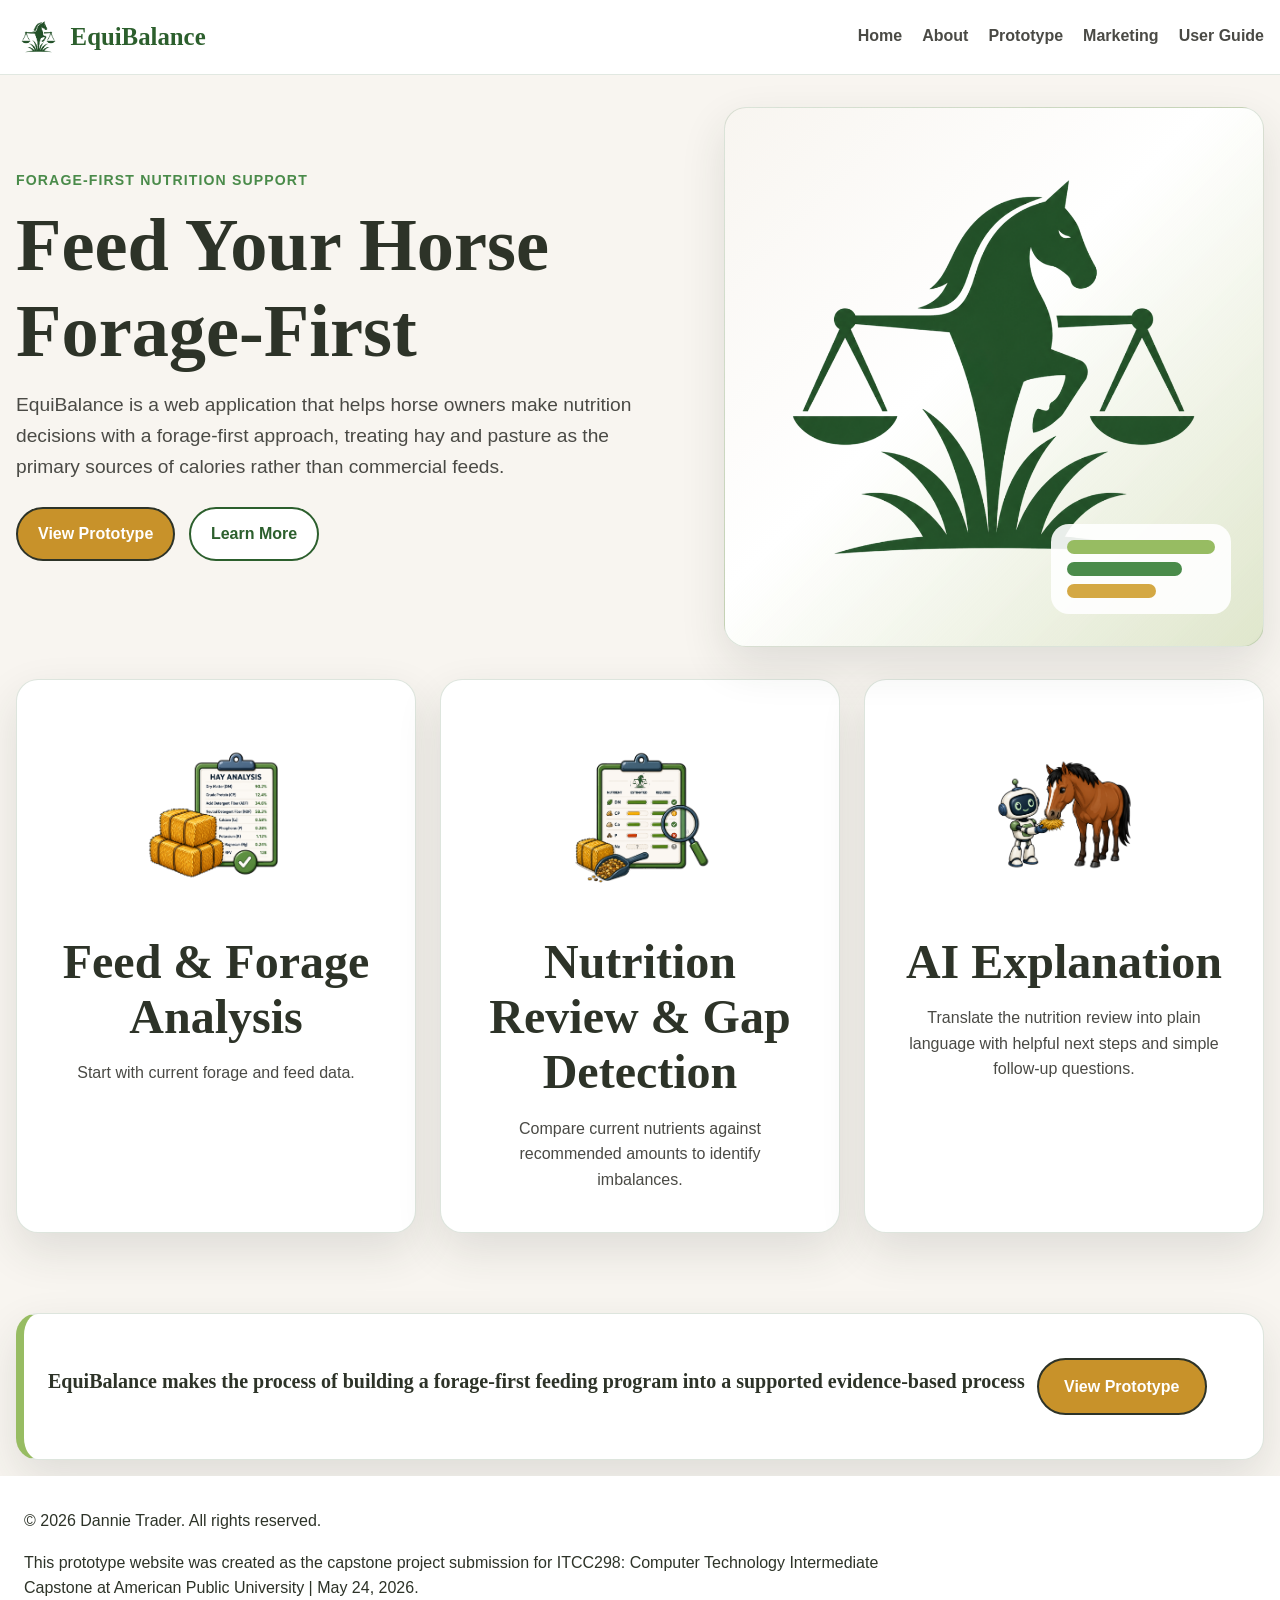
<file: index.html>
<!DOCTYPE html>
<html lang="en">
<head>
  <meta charset="UTF-8" />
  <meta name="viewport" content="width=device-width, initial-scale=1.0" />
  <meta name="description" content="EquiBalance is a responsive forage-first equine nutrition prototype website with horse profile, forage entry, nutrition dashboard, AI explanation, and user guide sections." />
  <title>EquiBalance | Forage-First Equine Nutrition</title>
  <link rel="stylesheet" href="styles.css" />
</head>
<body>
  <header class="site-header">
    <nav class="navbar" aria-label="Primary navigation">
      <a class="brand" href="#home" aria-label="EquiBalance home">
         <img src="images/equibalance-logo.png" alt="Equibalance logo" class="logo">
        <span>EquiBalance</span>
      </a>
      <button class="menu-toggle" type="button" aria-expanded="false" aria-controls="primary-menu">
        <span class="sr-only">Toggle navigation menu</span>
        <span></span><span></span><span></span>
      </button>
      <ul class="nav-links" id="primary-menu">
        <li><a href="index.html" class="active">Home</a></li>
        <li><a href="about.html">About</a></li>
        <li><a href="prototype.html">Prototype</a></li>
        <li><a href="marketing.html">Marketing</a></li>
        <li><a href="user-guide.html">User Guide</a></li>
      </ul>
    </nav>
  </header>

  <main id="main">
    <section id="home" class="page-section hero-section">
      <div class="container hero-grid">
        <div class="hero-copy">
          <p class="eyebrow">Forage-first nutrition support</p>
          <h1>Feed Your Horse Forage-First</h1>
          <p class="lead">EquiBalance is a web application that helps horse owners make nutrition decisions with a forage-first approach, treating hay and pasture as the primary sources of calories rather than commercial feeds. </p>
          <div class="button-row">
            <a class="btn btn-primary" href="prototype.html">View Prototype</a>
            <a class="btn btn-secondary" href="about.html">Learn More</a>
          </div>
        </div>
        <div class="hero-card image-card" aria-label="Decorative horse nutrition dashboard preview">
          <img src="images/equibalance-logo.png" alt="Equibalance logo" class="logo-icon" aria-hidden="true">
          <div class="mini-dashboard">
            <span></span><span></span><span></span>
          </div>
        </div>
      </div>

      <div class="container feature-grid" aria-label="Core EquiBalance features">
        <article class="card feature-card">
          <img src="images/hay-analysis-icon.svg" height=230px width=230px alt="hay-analysis icon" class="hay-analysis-icon" aria-hidden="true">
          <h2>Feed & Forage Analysis</h2>
          <p>Start with current forage and feed data.</p>
        </article>
        <article class="card feature-card">
          <img src="images/nutrition-gaps-icon.svg" height=230px width=230px alt="Nutrition gaps icon" class="Nutrition-gaps-icon" aria-hidden="true">
          <h2>Nutrition Review & Gap Detection</h2>
          <p>Compare current nutrients against recommended amounts to identify imbalances.</p>
        </article>
        <article class="card feature-card">
          <img src="images/ai-chat-icon.svg" height=230px width=230px alt="AI chat icon" class="ai-chat-icon" aria-hidden="true">
          <h2>AI Explanation</h2>
          <p>Translate the nutrition review into plain language with helpful next steps and simple follow-up questions.</p>
        </article>
    </section>
      </div>
    <section class="page-section">
      <div class="container highlight-card">
        <h3>EquiBalance makes the process of building a forage-first feeding program into a supported evidence-based process</h2>
      <div class="button-row">
      <a class="btn btn-cta" href="prototype.html">View Prototype</a>
      </div>
      </div>
    </section>
       
      

 <footer class="site-footer">
  <p>&copy; 2026 Dannie Trader. All rights reserved.</p>
  <p class="project-note">
    This prototype website was created as the capstone project submission for ITCC298: Computer Technology Intermediate Capstone at American Public University | May 24, 2026.
  </p>
  <!-- <p>
    <a href="#">Privacy Policy</a> |
    <a href="#">Terms of Use</a> |
    <a href="#">Contact</a>
  </p> -->
</footer>

  <script src="script.js"></script>
</body>
</html>
</file>
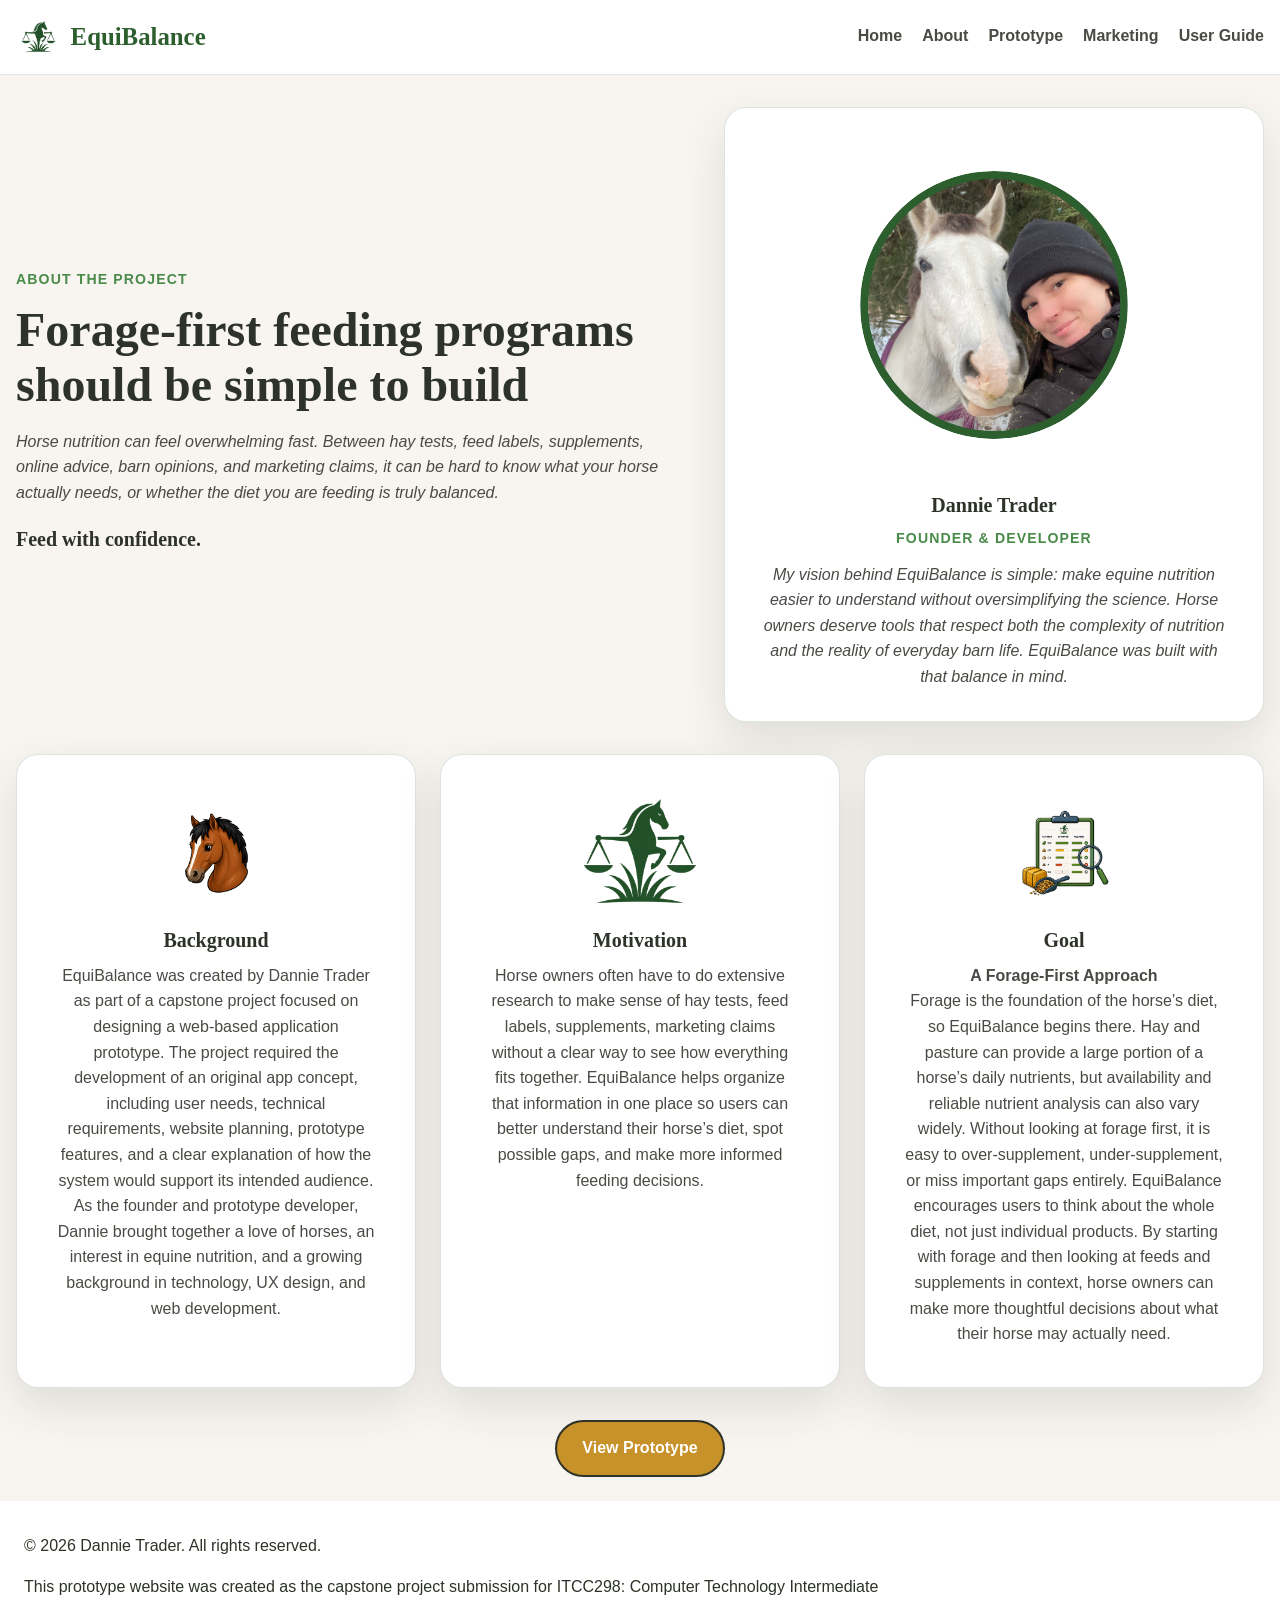
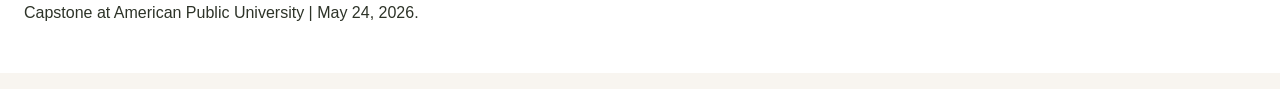
<file: about.html>
<!DOCTYPE html>
<html lang="en">
<head>
  <meta charset="UTF-8" />
  <meta name="viewport" content="width=device-width, initial-scale=1.0" />
  <meta name="description" content="EquiBalance is a responsive forage-first equine nutrition prototype website with horse profile, forage entry, nutrition dashboard, AI explanation, and user guide sections." />
  <title>EquiBalance | Forage-First Equine Nutrition</title>
  <link rel="stylesheet" href="styles.css" />
</head>
<body>
  <a class="skip-link" href="#main">Skip to main content</a>

  <header class="site-header">
    <nav class="navbar" aria-label="Primary navigation">
      <a class="brand" href="#home" aria-label="EquiBalance home">
         <img src="images/equibalance-logo.png" alt="Equibalance logo" class="logo">
        <span>EquiBalance</span>
      </a>
      <button class="menu-toggle" type="button" aria-expanded="false" aria-controls="primary-menu">
        <span class="sr-only">Toggle navigation menu</span>
        <span></span><span></span><span></span>
      </button>
      <ul class="nav-links" id="primary-menu">
        <li><a href="index.html">Home</a></li>
        <li><a href="about.html"><class="active">About</a></li>
        <li><a href="prototype.html">Prototype</a></li>
        <li><a href="marketing.html">Marketing</a></li>
        <li><a href="user-guide.html">User Guide</a></li>
      </ul>
    </nav>
  </header>

  <section id="about" class="page-section alt-section">
      <div class="container split-section">
        <div>
          <p class="eyebrow">About the project</p>
          <h2>Forage-first feeding programs should be simple to build</h2>
          <em>Horse nutrition can feel overwhelming fast. Between hay tests, feed labels, 
            supplements, online advice, barn opinions, and marketing claims, it can be hard to 
            know what your horse actually needs, or whether the diet you are feeding is truly balanced.
          </em>
          <h3>
            <br>Feed with confidence.</h3>
        </div>
        <aside class="creator-card card photo">
          <img src="images/dannie-photo.svg" alt="Dannie Trader" class="creator-photo">
          <h3>Dannie Trader</h3>
          <p class="eyebrow">Founder & Developer</p>
          <em>My vision behind EquiBalance is simple: make equine nutrition easier to understand 
              without oversimplifying the science. Horse owners deserve tools that respect both the complexity
               of nutrition and the reality of everyday barn life. EquiBalance was built with that balance in mind.</em>
              </aside>
      </div>

      <div class="container info-grid">
        <article class="card feature-card">
          <img src="images/horse-head-icon.svg" alt="Horse head icon" height=150px width=150px>
          <h3>Background</h3>
          <p>EquiBalance was created by Dannie Trader as part of a capstone project focused on designing a web-based application prototype. 
              The project required the development of an original app concept, including user needs, technical requirements, website planning, 
              prototype features, and a clear explanation of how the system would support its intended audience.
              As the founder and prototype developer, Dannie brought together a love of horses, an interest in equine 
              nutrition, and a growing background in technology, UX design, and web development.</p> 
        </article>
        <article class="card feature-card">
          <img src="images/equibalance-logo.png" alt="EquiBalance logo" height=150px width=150px>
          <h3>Motivation</h3>
          <p>Horse owners often have to do extensive research to make sense of hay tests, feed labels, supplements, marketing 
            claims without a clear way to see how everything fits together. EquiBalance helps organize that information 
            in one place so users can better understand their horse’s diet, spot possible gaps, and make more informed 
            feeding decisions.</p>
        </article>
        <article class="card feature-card">
          <img src="images/nutrition-gaps-icon.svg" alt="Horse head icon" height=150px width=150px>
          <h3>Goal</h3>
          <strong>A Forage-First Approach</strong>
          <p>Forage is the foundation of the horse’s diet, so EquiBalance begins there.
            Hay and pasture can provide a large portion of a horse’s daily nutrients, but availability and reliable nutrient analysis 
            can also vary widely. Without looking at forage first, it is easy to over-supplement, under-supplement, or miss important 
            gaps entirely. EquiBalance encourages users to think about the whole diet, not just individual products. By starting 
            with forage and then looking at feeds and supplements in context, horse owners can make more thoughtful decisions about what 
            their horse may actually need.</p>
        </article>
      </div>

      <div class="button-row">
      <a class="btn btn-cta" href="prototype.html">View Prototype</a>
      </div>

  <footer class="site-footer">
  <p>&copy; 2026 Dannie Trader. All rights reserved.</p>
  <p class="project-note">
    This prototype website was created as the capstone project submission for ITCC298: Computer Technology Intermediate Capstone at American Public University | May 24, 2026.
  </p>
  <!-- <p>
    <a href="#">Privacy Policy</a> |
    <a href="#">Terms of Use</a> |
    <a href="#">Contact</a>
  </p> -->
</footer>

  <script src="script.js"></script>
</body>
</html>
</file>
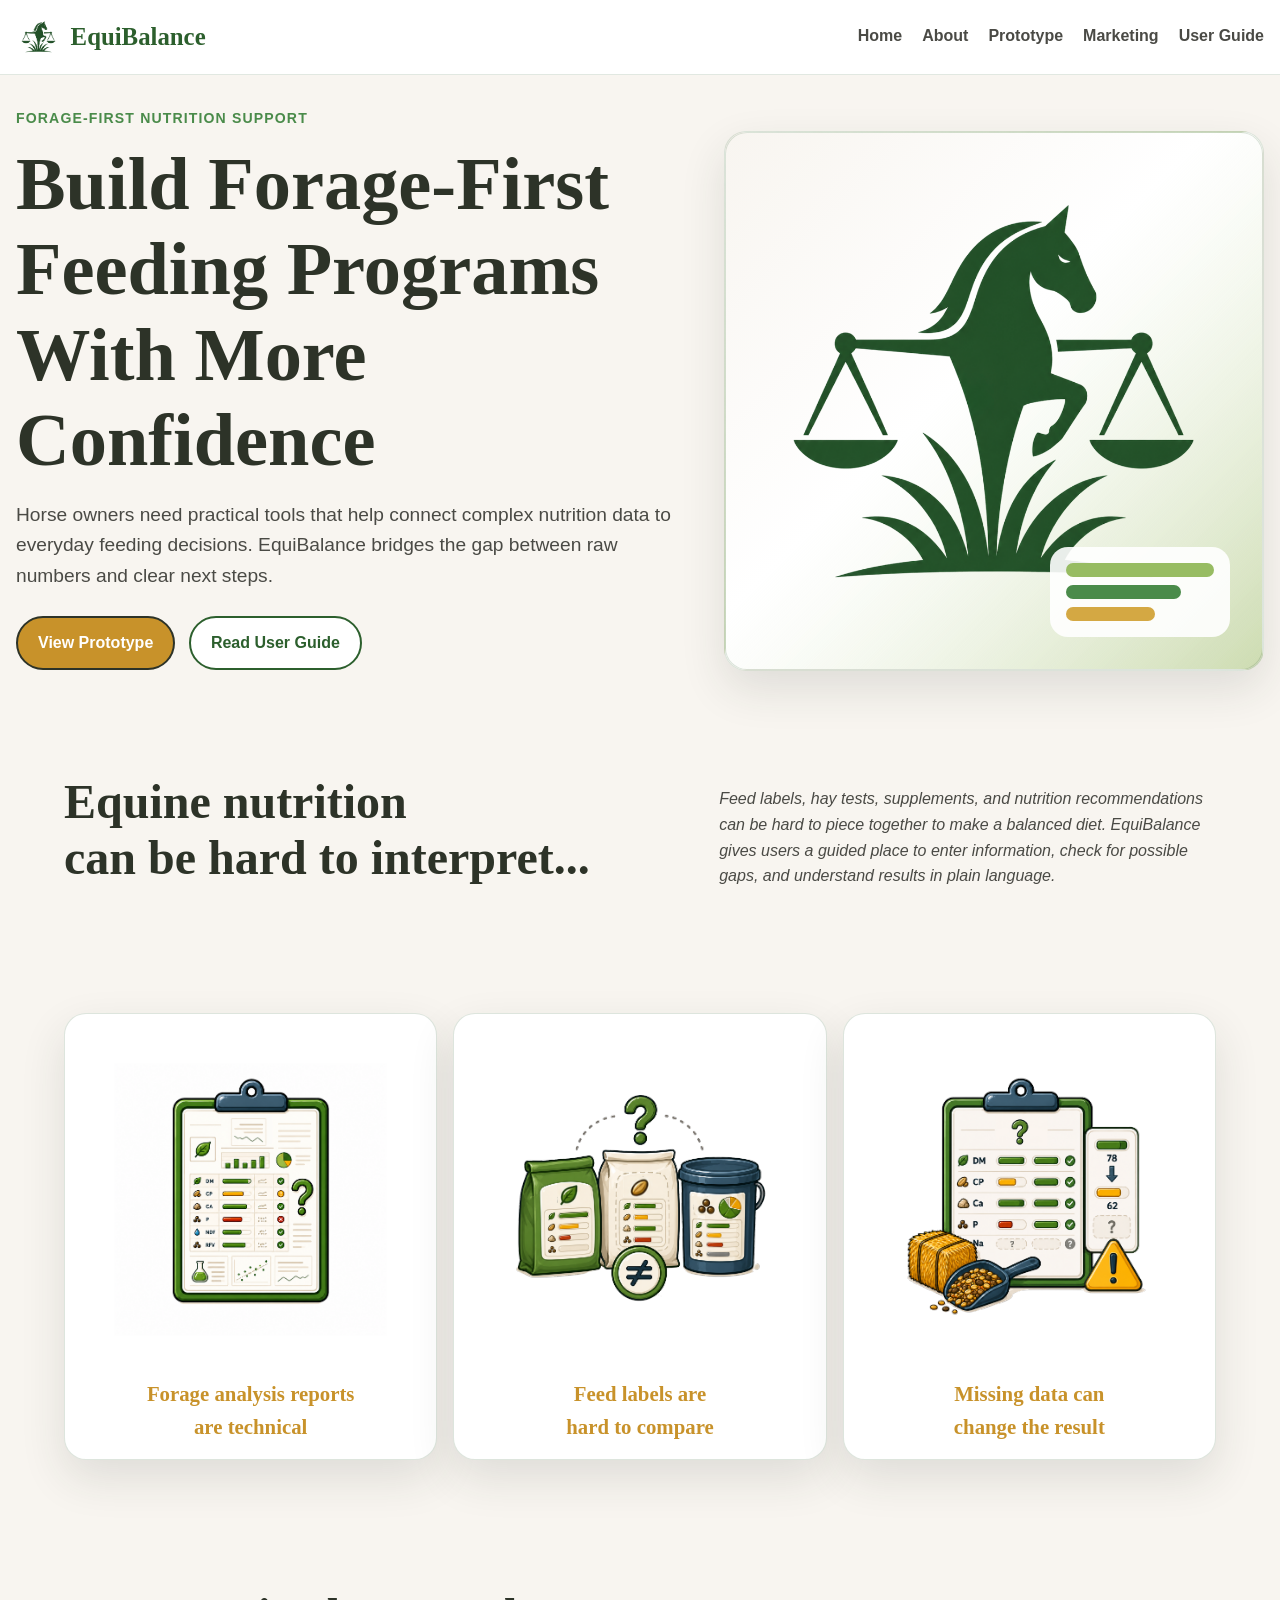
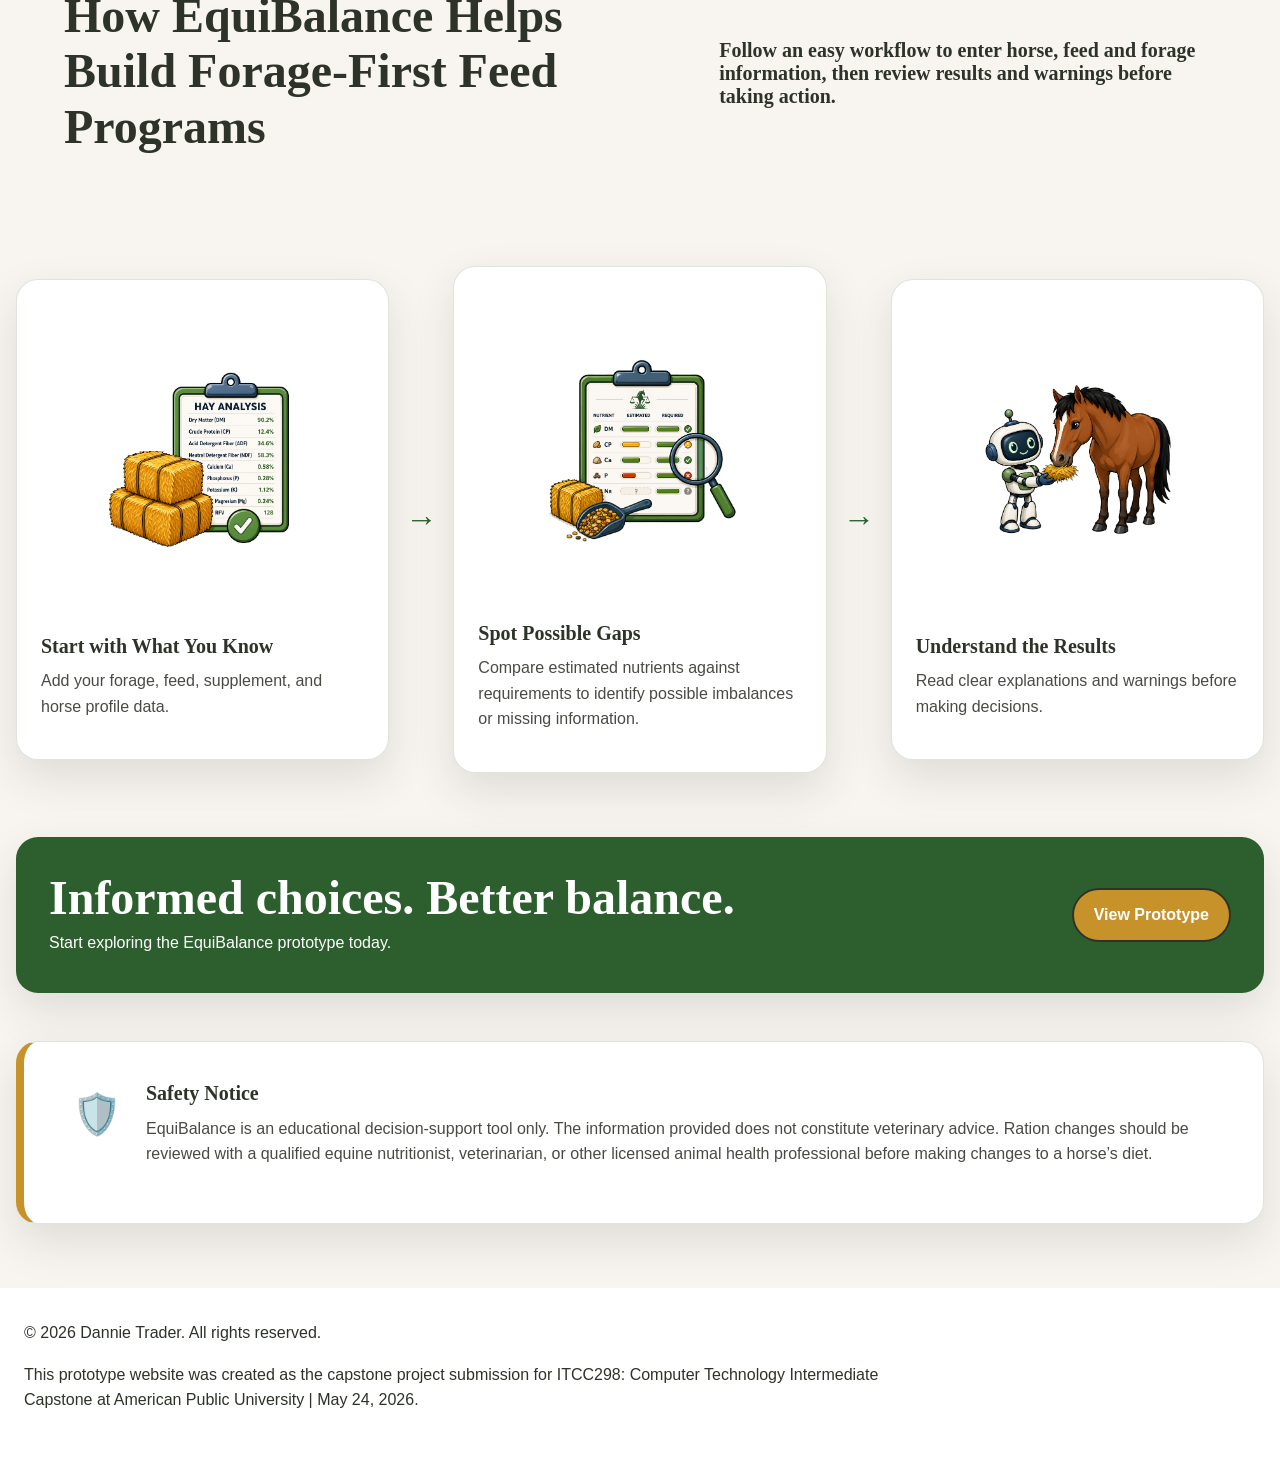
<file: marketing.html>
<!DOCTYPE html>
<html lang="en">
<head>
  <meta charset="UTF-8" />
  <meta name="viewport" content="width=device-width, initial-scale=1.0" />
  <meta name="description" content="EquiBalance is a responsive forage-first equine nutrition prototype website with horse profile, forage entry, nutrition dashboard, AI explanation, and user guide sections." />
  <title>EquiBalance | Forage-First Equine Nutrition</title>
  <link rel="stylesheet" href="styles.css" />
</head>
<body>

  <header class="site-header">
    <nav class="navbar" aria-label="Primary navigation">
      <a class="brand" href="#home" aria-label="EquiBalance home">
         <img src="images/equibalance-logo.png" alt="Equibalance logo" class="logo">
        <span>EquiBalance</span>
      </a>
      <button class="menu-toggle" type="button" aria-expanded="false" aria-controls="primary-menu">
        <span class="sr-only">Toggle navigation menu</span>
        <span></span><span></span><span></span>
      </button>
      <ul class="nav-links" id="primary-menu">
        <li><a href="index.html">Home</a></li>
        <li><a href="about.html">About</a></li>
        <li><a href="prototype.html">Prototype</a></li>
        <li><a href="marketing.html" class="active">Marketing</a></li>
        <li><a href="user-guide.html">User Guide</a></li>
      </ul>
    </nav>
  </header>

  <main id="main">
    <section id="home" class="page-section hero-section">
      <div class="container hero-grid">
        <div class="hero-copy">
          <p class="eyebrow">Forage-first nutrition support</p>
          <h1>Build Forage-First Feeding Programs With More Confidence</h1>
          <p class="lead">Horse owners need practical tools that help connect complex nutrition data to everyday feeding decisions. EquiBalance bridges the gap between raw numbers and clear next steps.</p>
          <div class="button-row">
            <a class="btn btn-primary" href="prototype.html">View Prototype</a>
            <a class="btn btn-secondary" href="user-guide.html">Read User Guide</a>
          </div>
        </div>
        <div class="hero-card image-card" aria-label="Decorative horse nutrition dashboard preview">
          <div class="hero-card image-card" aria-label="Decorative horse nutrition dashboard preview">
          <img src="images/equibalance-logo.png" alt="Equibalance logo" class="logo-icon" aria-hidden="true">
          <div class="mini-dashboard">
            <span></span><span></span><span></span>
          </div>
          </div>
        </div>
      </div>

        <section class="page-section">
        <div class="container hero-grid compact-hero">
          <h2>Equine nutrition <br>can be hard to interpret...</h2>
          <em>Feed labels, hay tests, supplements, and nutrition recommendations can be hard to piece together to make a balanced diet. EquiBalance gives users a guided place to enter information, check for possible gaps, and understand results in plain language.</em>
        </div>
        </section>
        <div class="stat-grid page-section container hero-grid compact-hero">
          <article class="stat-card"><img src="images/forage-analysis-report-icon.svg"><strong>Forage analysis reports <br> are technical</strong></article>
          <article class="stat-card"><img src="images/feed-labels-icon.svg"><strong>Feed labels are <br> hard to compare</strong></article>
          <article class="stat-card"><img src="images/missing-data-icon.svg"><strong>Missing data can <br> change the result</strong></article>
        </div>
        

    <section id="guide" class="page-section">
      <div class="container hero-grid compact-hero">
          <h2>How EquiBalance Helps Build Forage-First Feed Programs</h2>
          <h3>Follow an easy workflow to enter horse, feed and forage information, then review results and warnings before taking action.</em>
      </div>
      <div class="container help-flow">
        <article class="card"><img src="images/hay-analysis-icon.svg"><h3>Start with What You Know</h3><p>Add your forage, feed, supplement, and horse profile data.</p></article>
        <span aria-hidden="true">→</span>
        <article class="card"><img src="images/nutrition-gaps-icon.svg"><h3>Spot Possible Gaps</h3><p>Compare estimated nutrients against requirements to identify possible imbalances or missing information.</p></article>
        <span aria-hidden="true">→</span>
        <article class="card"><img src="images/ai-chat-icon.svg"><h3>Understand the Results</h3><p>Read clear explanations and warnings before making decisions.</p></article>
      </div>
      </section>

      <div class="container cta-banner">
        <div>
          <h2>Informed choices. Better balance.</h2>
          <p>Start exploring the EquiBalance prototype today.</p>
        </div>
        <a class="btn btn-primary" href="prototype.html">View Prototype</a>
      </div>
    </section>

    <section>
      <div class="container safety-notice" role="note" aria-label="Safety notice">
        <span aria-hidden="true">🛡️</span>
        <div>
          <h3>Safety Notice</h3>
          <p>EquiBalance is an educational decision-support tool only. The information provided does not constitute veterinary advice. Ration changes should be reviewed with a qualified equine nutritionist, veterinarian, or other licensed animal health professional before making changes to a horse’s diet.</p>
        </div>
      </div>
    </section>

<footer class="site-footer">
  <p>&copy; 2026 Dannie Trader. All rights reserved.</p>
  <p class="project-note">
    This prototype website was created as the capstone project submission for ITCC298: Computer Technology Intermediate Capstone at American Public University | May 24, 2026.
  </p>
  <!-- <p>
    <a href="#">Privacy Policy</a> |
    <a href="#">Terms of Use</a> |
    <a href="#">Contact</a>
  </p> -->
</footer>

  <script src="script.js"></script>
</body>
</html>
</file>
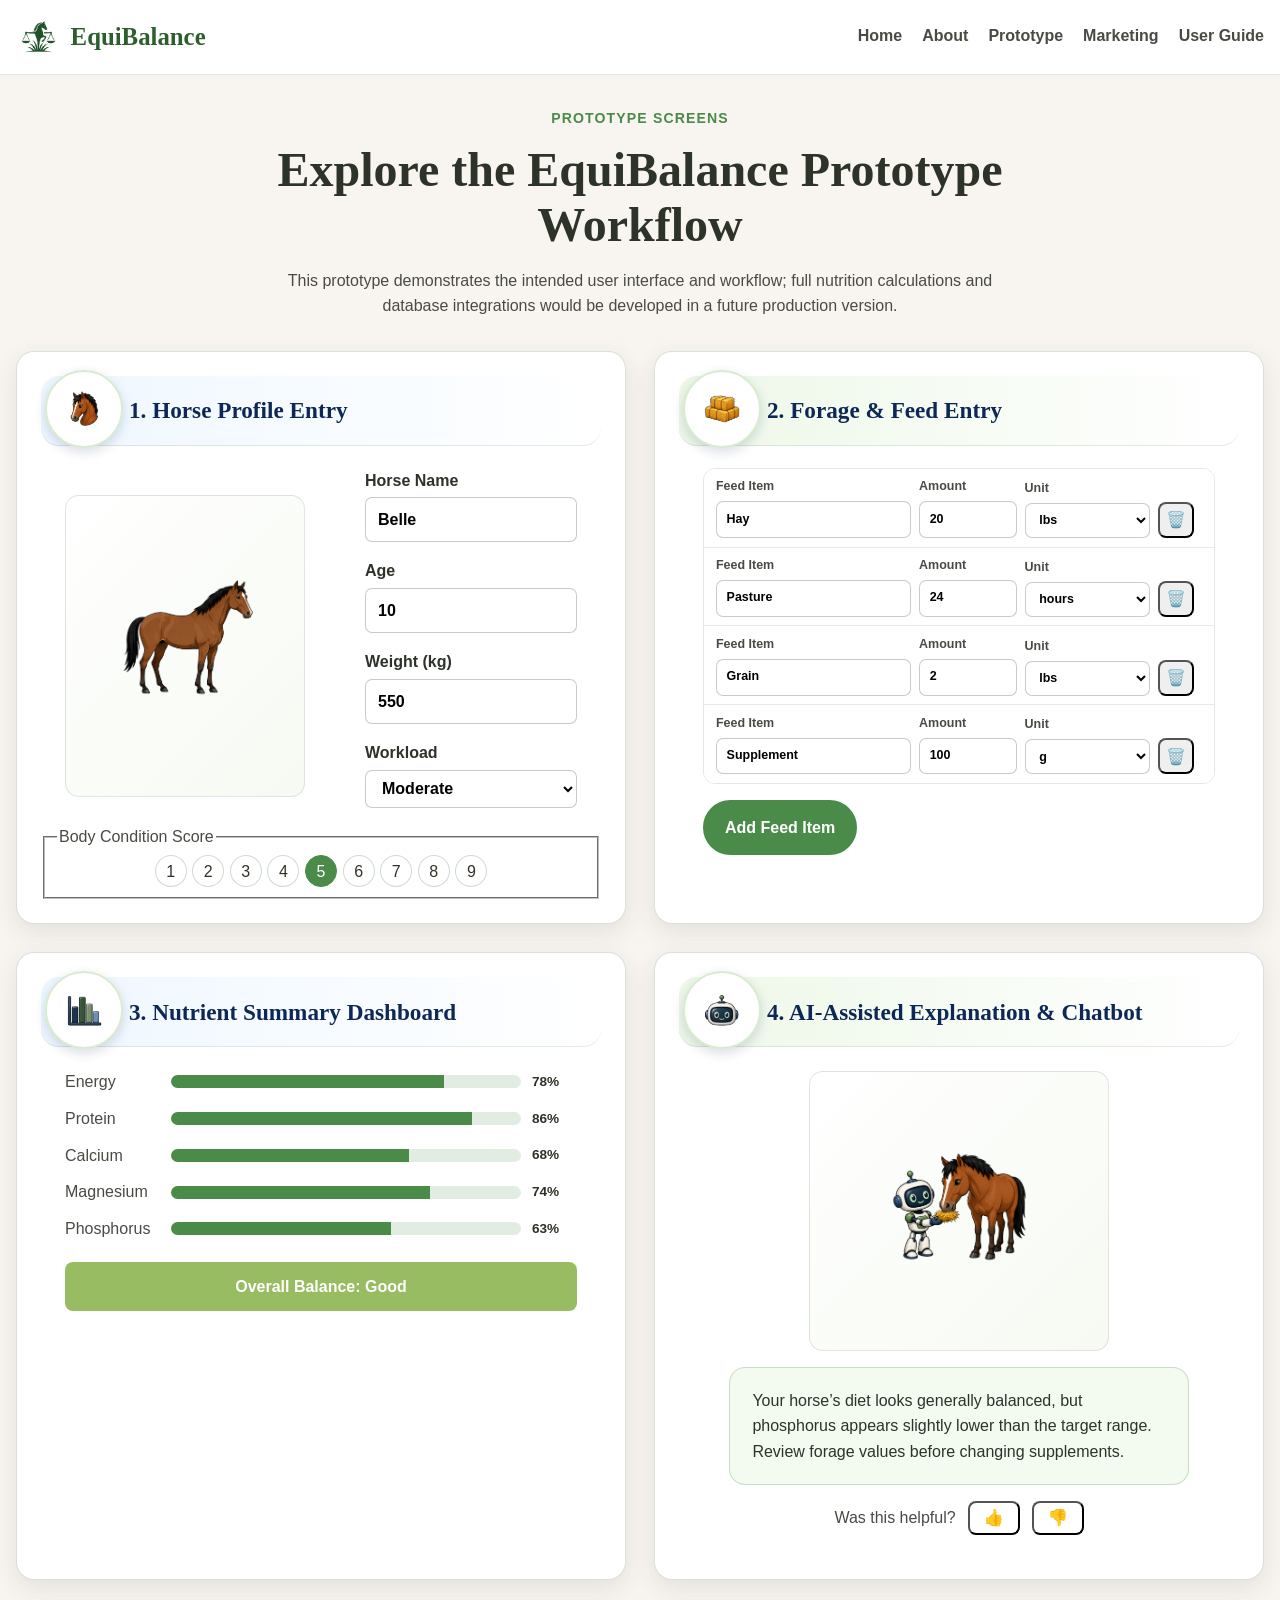
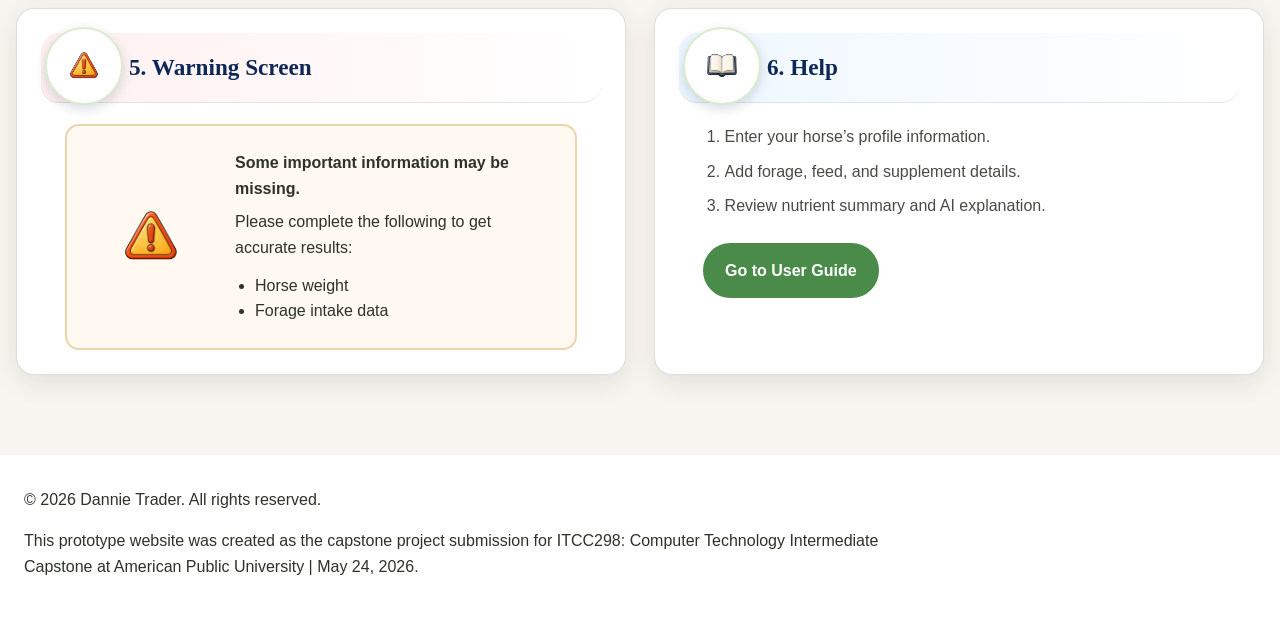
<file: prototype.html>
<!DOCTYPE html>
<html lang="en">
<head>
  <meta charset="UTF-8" />
  <meta name="viewport" content="width=device-width, initial-scale=1.0" />
  <meta name="description" content="EquiBalance is a responsive forage-first equine nutrition prototype website with horse profile, forage entry, nutrition dashboard, AI explanation, and user guide sections." />
  <title>EquiBalance | Forage-First Equine Nutrition</title>
  <link rel="stylesheet" href="styles.css" />
</head>
<body>
  <a class="skip-link" href="#main">Skip to main content</a>

  <header class="site-header">
    <nav class="navbar" aria-label="Primary navigation">
      <a class="brand" href="#home" aria-label="EquiBalance home">
        <img src="images/equibalance-logo.png" alt="Equibalance logo" class="logo">
        <span>EquiBalance</span>
      </a>
      <button class="menu-toggle" type="button" aria-expanded="false" aria-controls="primary-menu">
        <span class="sr-only">Toggle navigation menu</span>
        <span></span><span></span><span></span>
      </button>
      <ul class="nav-links" id="primary-menu">
        <li><a href="index.html">Home</a></li>
        <li><a href="about.html">About</a></li>
        <li><a href="prototype.html" class="active">Prototype</a></li>
        <li><a href="marketing.html">Marketing</a></li>
        <li><a href="user-guide.html">User Guide</a></li>
      </ul>
    </nav>
  </header>

  <section id="prototype" class="page-section">
      <div class="container section-heading">
        <p class="eyebrow">Prototype screens</p>
        <h2>Explore the EquiBalance Prototype Workflow</h2>
        <p>This prototype demonstrates the intended user interface and workflow; full nutrition calculations and database integrations would be developed in a future production version.</p>
      </div>

      <div class="container prototype-grid">
        <article class="prototype-card card">
          <h3>1. Horse Profile Entry</h3>
          <form class="mini-form" aria-label="Horse profile sample form">
            <div class="horse-icon-box">
              <img src="images/horse-icon.svg" alt="Horse icon" class="horse-icon">
            </div>
            <label>Horse Name<input type="text" value="Belle" /></label>
            <label>Age<input type="number" value="10" /></label>
            <label>Weight (kg)<input type="number" value="550" /></label>
            <label>Workload<select><option>Moderate</option><option>Light</option><option>Heavy</option></select></label>
          </form>
          <div>
            <fieldset>
              <legend>Body Condition Score</legend>
              <div class="score-row" aria-label="Body condition score options">
                <button type="button">1</button><button type="button">2</button><button type="button">3</button><button type="button">4</button><button type="button" class="selected">5</button><button type="button">6</button><button type="button">7</button><button type="button">8</button><button type="button">9</button>
              </div>
            </fieldset></div>
        </article>

        <article class="prototype-card card">
          <h3>2. Forage & Feed Entry</h3>
          <div class="feed-list" id="feed-list" aria-live="polite"></div>
          <button class="btn btn-small" type="button" id="add-feed">Add Feed Item</button>
        </article>

        <article class="prototype-card card balance">
          <h3>3. Nutrient Summary Dashboard</h3>
          <div class="chart" aria-label="Nutrient comparison chart">
  <div style="--bar: 78%"><span>Energy</span><b></b><small>78%</small></div>
  <div style="--bar: 86%"><span>Protein</span><b></b><small>86%</small></div>
  <div style="--bar: 68%"><span>Calcium</span><b></b><small>68%</small></div>
  <div style="--bar: 74%"><span>Magnesium</span><b></b><small>74%</small></div>
  <div style="--bar: 63%"><span>Phosphorus</span><b></b><small>63%</small></div>
</div>
          <p class="balance-status">Overall Balance: Good</p>
        </article>

        <article class="prototype-card card ai-card">
          <h3>4. AI-Assisted Explanation & Chatbot</h3>
          <div class="ai-chat-icon-box">
              <img src="images/ai-chat-icon.svg" alt="Horse icon" class="ai-chat-icon" aria-hidden="true">
            </div>
          <p class="speech">Your horse’s diet looks generally balanced, but phosphorus appears slightly lower than the target range. Review forage values before changing supplements.</p>
          <div class="feedback" aria-label="Explanation feedback">
            <span>Was this helpful?</span>
            <button type="button" aria-label="Helpful">👍</button>
            <button type="button" aria-label="Not helpful">👎</button>
          </div>
        </article>

        <article class="prototype-card card warning-card">
  <h3>5. Warning Screen</h3>

  <div class="warning-box" role="alert">
    <img src="images/warning-icon.svg" alt="" class="warning-icon" aria-hidden="true">

    <div class="warning-content">
      <strong>Some important information may be missing.</strong>
      <p>Please complete the following to get accurate results:</p>
      <ul>
        <li>Horse weight</li>
        <li>Forage intake data</li>
      </ul>
    </div>
  </div>
</article>

        <article class="prototype-card card">
          <h3>6. Help</h3>
          <ol class="quick-start">
            <li>Enter your horse’s profile information.</li>
            <li>Add forage, feed, and supplement details.</li>
            <li>Review nutrient summary and AI explanation.</li>
          </ol>
            <a class="btn btn-small" type="button" id="add-feed" href="user-guide">Go to User Guide</a>
          </article>
          
    </section>
        </div>
      </div>
    </section>
  </main>

  <footer class="site-footer">
  <p>&copy; 2026 Dannie Trader. All rights reserved.</p>
  <p class="project-note">
    This prototype website was created as the capstone project submission for ITCC298: Computer Technology Intermediate Capstone at American Public University | May 24, 2026.
  </p>
  <!-- <p>
    <a href="#">Privacy Policy</a> |
    <a href="#">Terms of Use</a> |
    <a href="#">Contact</a>
  </p> -->
</footer>

  <script src="script.js"></script>
</body>
</html>
</file>
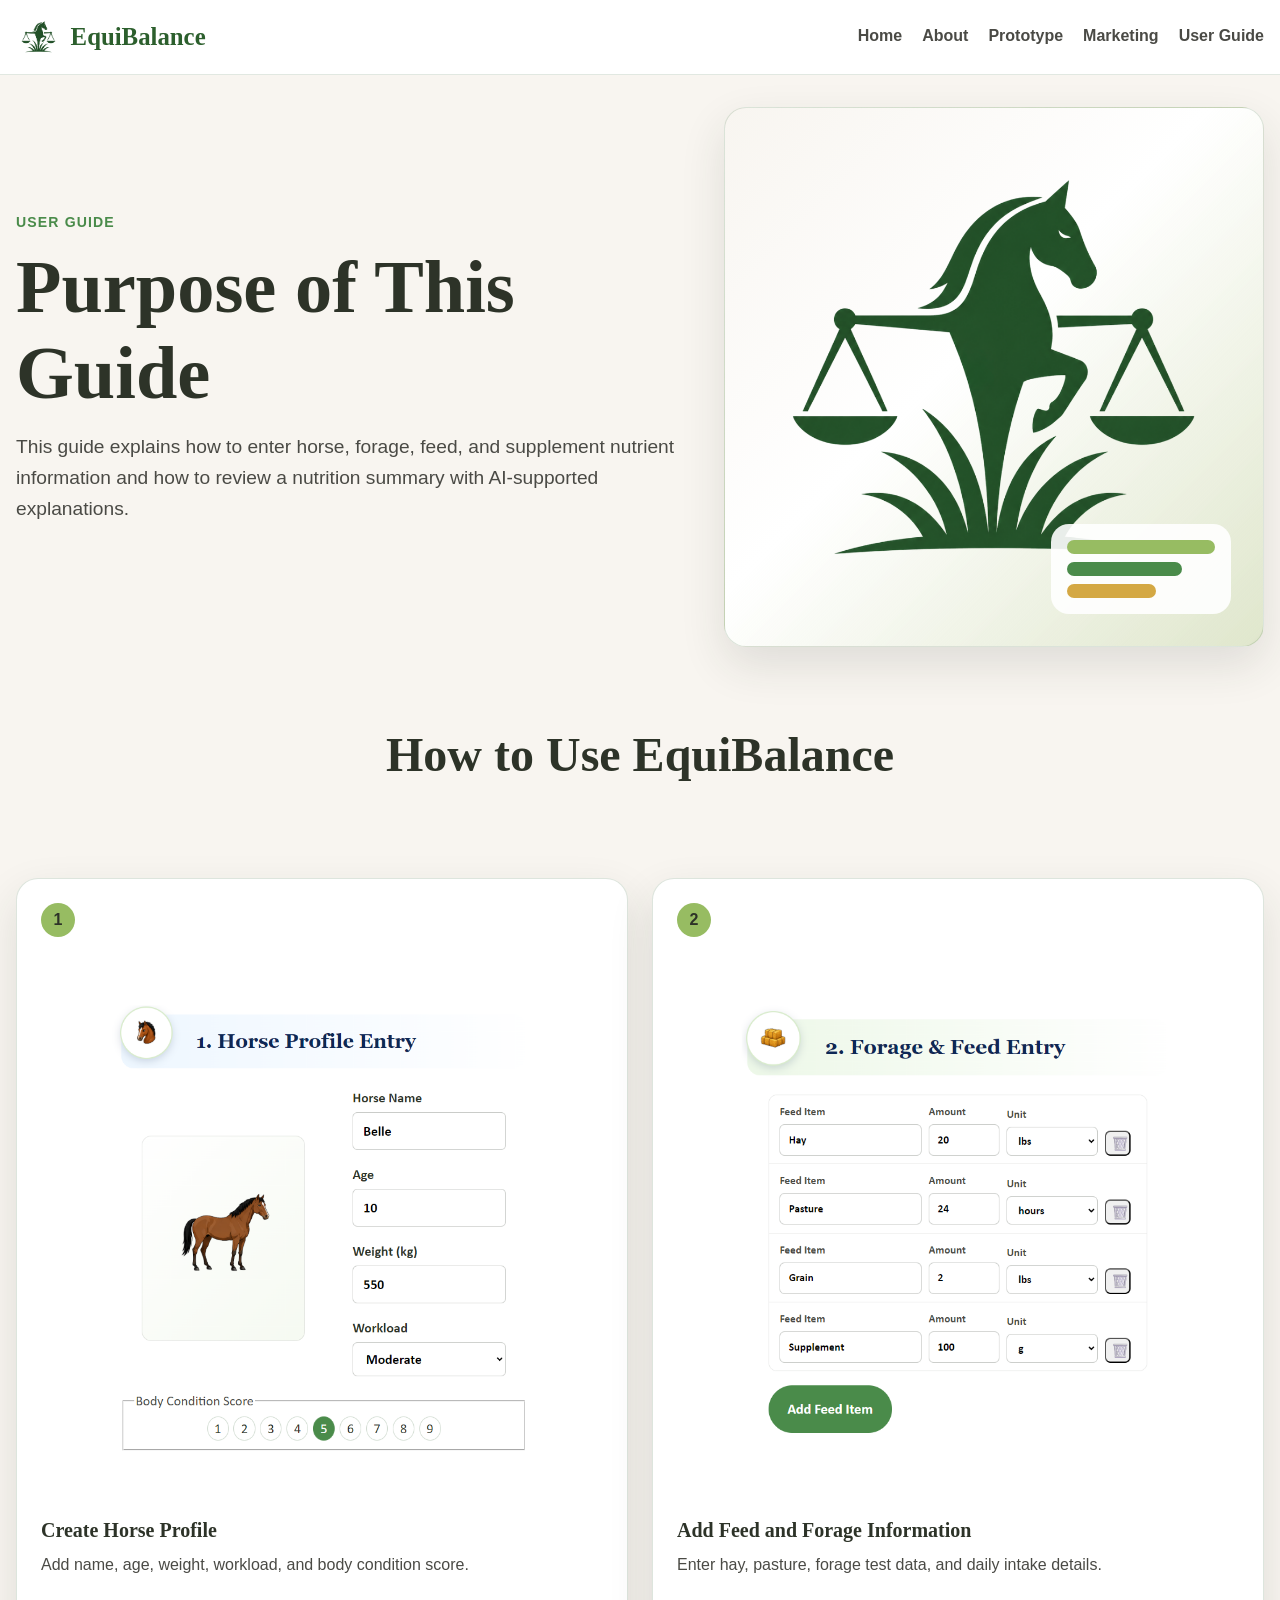
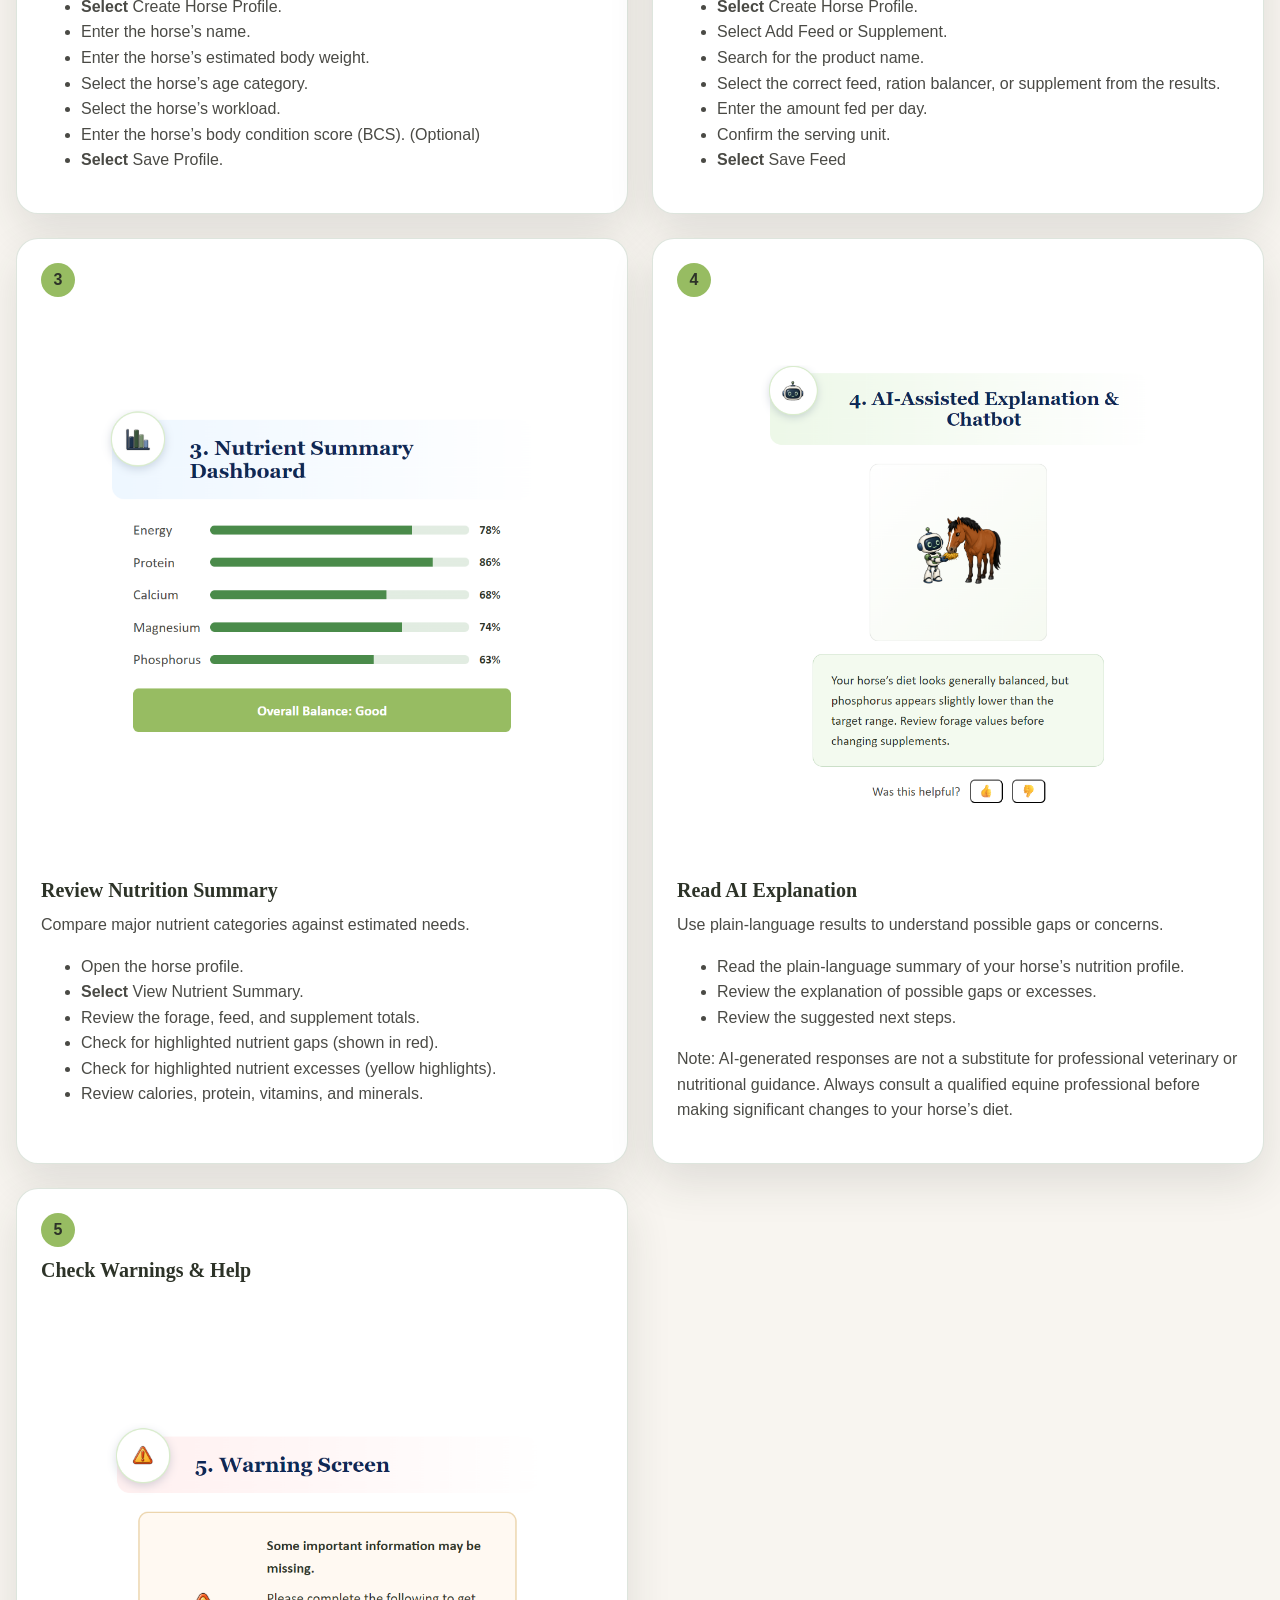
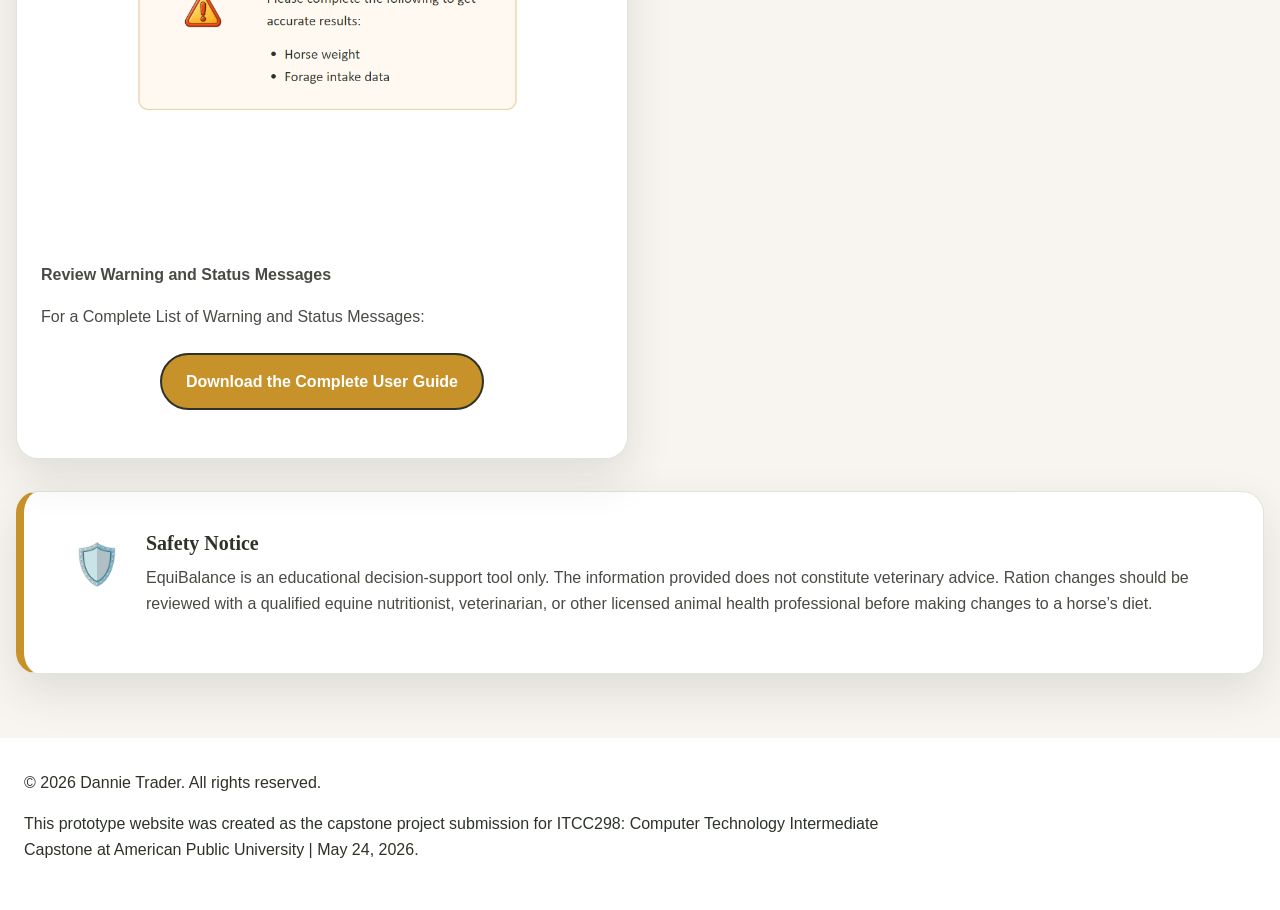
<file: user-guide.html>
<!DOCTYPE html>
<html lang="en">
<head>
  <meta charset="UTF-8" />
  <meta name="viewport" content="width=device-width, initial-scale=1.0" />
  <meta name="description" content="EquiBalance is a responsive forage-first equine nutrition prototype website with horse profile, forage entry, nutrition dashboard, AI explanation, and user guide sections." />
  <title>EquiBalance | Forage-First Equine Nutrition</title>
  <link rel="stylesheet" href="styles.css" />
</head>
<body>
  <a class="skip-link" href="#main">Skip to main content</a>

  <header class="site-header">
    <nav class="navbar" aria-label="Primary navigation">
      <a class="brand" href="#home" aria-label="EquiBalance home"> 
        <img src="images/equibalance-logo.png" alt="Equibalance logo" class="logo">
        <span>EquiBalance</span>
      </a>
      <button class="menu-toggle" type="button" aria-expanded="false" aria-controls="primary-menu">
        <span class="sr-only">Toggle navigation menu</span>
        <span></span><span></span><span></span>
      </button>
      <ul class="nav-links" id="primary-menu">
        <li><a href="index.html">Home</a></li>
        <li><a href="about.html">About</a></li>
        <li><a href="prototype.html">Prototype</a></li>
        <li><a href="marketing.html">Marketing</a></li>
        <li><a href="user-guide.html" class="active">User Guide</a></li>
      </ul>
    </nav>
  </header>

  <main id="main">
    <section id="home" class="page-section hero-section">
      <div class="container hero-grid">
        <div class="hero-copy">
          <p class="eyebrow">User Guide</p>
          <h1>Purpose of This Guide</h1>
          <p class="lead">This guide explains how to enter horse, forage, feed, and supplement nutrient information and how to review a nutrition summary with AI-supported explanations. </p>
        </div>
        <div class="hero-card image-card" aria-label="Decorative horse nutrition dashboard preview">
          <img src="images/equibalance-logo.png" alt="Equibalance logo" class="logo-icon">
          <div class="mini-dashboard">
            <span></span><span></span><span></span>
          </div>
        </div>
      </div>
    </section>

    <section id="how-to-use" class="page-section how-to-use">
        <div class="hero-copy">
            <h2 class="center-heading">How to Use EquiBalance</h2>
        </div>
    </section>

      <div class="container guide-grid">
        <article class="step-card"><span>1</span>
          <div class="guide-screenshot-box">
              <img src="images/prototype-screenshots/horse-profile-entry-screen.svg" alt="Horse icon" class="screenshot">
            </div>
          <h3>Create Horse Profile</h3>
          <p>Add name, age, weight, workload, and body condition score.</p>
          <ul>
            <li><strong>Select </strong>Create Horse Profile.</li>
            <li>Enter the horse’s name.</li>
            <li>Enter the horse’s estimated body weight.</li>
            <li>Select the horse’s age category.</li>
            <li>Select the horse’s workload.</li>
            <li>Enter the horse’s body condition score (BCS). (Optional)</li>
            <li><strong>Select </strong>Save Profile.</li>
          </ul>
        </article>
        <article class="step-card"><span>2</span>
          <div class="guide-screenshot-box">
              <img src="images/prototype-screenshots/feed-forage-entry-screenshot.svg" alt="Feed and forage entry" class="screenshot">
            </div>
          <h3>Add Feed and Forage Information</h3>
          <p>Enter hay, pasture, forage test data, and daily intake details.</p>
          <ul>
            <li><strong>Select </strong>Create Horse Profile.</li>
            <li>Select Add Feed or Supplement.</li>
            <li>Search for the product name.</li>
            <li>Select the correct feed, ration balancer, or supplement from the results.</li>
            <li>Enter the amount fed per day.</li>
            <li>Confirm the serving unit.</li>
            <li><strong>Select</strong> Save Feed</li>
          </ul>
        </article>
        <article class="step-card"><span>3</span>
             <div class="guide-screenshot-box">
              <img src="images/prototype-screenshots/nutrient-summary-screenshot.svg" alt="Nutrition summary" class="screenshot">
            </div>
          <h3>Review Nutrition Summary</h3>
          <p>Compare major nutrient categories against estimated needs.</p>
          <ul>
            <li>Open the horse profile.</li>
            <li><strong>Select</strong> View Nutrient Summary.</li>
            <li>Review the forage, feed, and supplement totals.</li>
            <li>Check for highlighted nutrient gaps (shown in red).</li>
            <li>Check for highlighted nutrient excesses (yellow highlights).</li>
            <li>Review calories, protein, vitamins, and minerals.</li>
          </ul>
        </article>
        <article class="step-card"><span>4</span>
          <div class="guide-screenshot-box">
              <img src="images/prototype-screenshots/ai-chat-screenshot.svg" alt="AI-assisted explanation & chatbot screenshot" class="screenshot">
            </div>
          <h3>Read AI Explanation</h3>
          <p>Use plain-language results to understand possible gaps or concerns.</p>
          <ul>
            <li>Read the plain-language summary of your horse’s nutrition profile.</li>
            <li>Review the explanation of possible gaps or excesses.</li>
            <li>Review the suggested next steps.</li>
          </ul>
          <p>
            Note: AI-generated responses are not a substitute for professional veterinary or nutritional guidance. Always consult a 
            qualified equine professional before making significant changes to your horse’s diet.
          </p>
        </article>
        <article class="step-card"><span>5</span>

          <h3>Check Warnings & Help</h3>
          <div class="guide-screenshot-box">
              <img src="images/prototype-screenshots/warning-screenshot.svg" alt="AI-assisted explanation & chatbot screenshot" class="screenshot">
            </div>
          <p><strong>Review Warning and Status Messages</strong></p>
          <p>For a Complete List of Warning and Status Messages:</p>
           <div class="button-row">
            <a class="btn btn-cta" href="assets/documents/EquiBalance User Guide.pdf">Download the Complete User Guide</a>
          </div>
        </article>
    </section>
  </main>
  <section>
      <div class="container safety-notice" role="note" aria-label="Safety notice">
        <span aria-hidden="true">🛡️</span>
        <div>
          <h3>Safety Notice</h3>
          <p>EquiBalance is an educational decision-support tool only. The information provided does not constitute veterinary advice. Ration changes should be reviewed with a qualified equine nutritionist, veterinarian, or other licensed animal health professional before making changes to a horse’s diet.</p>
        </div>
      </div>
    </section>

<footer class="site-footer">
  <p>&copy; 2026 Dannie Trader. All rights reserved.</p>
  <p class="project-note">
    This prototype website was created as the capstone project submission for ITCC298: Computer Technology Intermediate Capstone at American Public University | May 24, 2026.
  </p>
  <!-- <p>
    <a href="#">Privacy Policy</a> |
    <a href="#">Terms of Use</a> |
    <a href="#">Contact</a>
  </p> -->
</footer>
    
<script src="script.js"></script>   
</body>
</html>
</file>
<file: styles.css>
/* =========================================================
   EquiBalance Stylesheet
   Responsive HTML5/CSS3/JavaScript prototype website
========================================================= */


/* =========================
   CSS Variables
========================= */

:root {
  --forest: #2C5F2D;
  --mid: #4A8B4A;
  --sage: #97BC62;
  --offwhite: #F8F5F0;
  --charcoal: #2D3328;
  --darkgray: #4A4A45;
  --amber: #C8922A;
  --gold: #D4A843;
  --navy: #0D2756;
  --white: #FFFFFF;

  --border: rgba(44, 95, 45, 0.16);
  --shadow: 0 18px 45px rgba(45, 51, 40, 0.12);
  --soft-shadow: 0 8px 24px rgba(45, 51, 40, 0.10);
  --radius: 22px;
  --container: 1350px;
}


/* =========================
   Reset / Base
========================= */

* {
  box-sizing: border-box;
}

html {
  scroll-behavior: smooth;
}

body {
  margin: 0;
  font-family: Calibri, Arial, sans-serif;
  color: var(--darkgray);
  background: var(--offwhite);
  line-height: 1.6;
}

img {
  max-width: 100%;
  height: auto;
}

a {
  color: inherit;
}

h1,
h2,
h3 {
  margin-top: 0;
  color: var(--charcoal);
  font-family: Georgia, "Times New Roman", serif;
  line-height: 1.15;
}

h1 {
  margin-bottom: 1rem;
  font-size: clamp(2.55rem, 6vw, 4.65rem);
}

h2 {
  margin-bottom: 1rem;
  font-size: clamp(2rem, 4vw, 3rem);
}

h3 {
  margin-bottom: 0.65rem;
  font-size: 1.25rem;
}

p {
  margin-top: 0;
}

button,
input,
select {
  font: inherit;
}

input,
select {
  width: 100%;
  min-height: 44px;
  padding: 0.7rem 0.8rem;
  border: 1px solid rgba(45, 51, 40, 0.25);
  border-radius: 12px;
  background: var(--white);
}


/* =========================
   Accessibility
========================= */

.skip-link {
  position: absolute;
  top: -50px;
  left: 1rem;
  z-index: 1000;
  padding: 0.75rem 1rem;
  background: var(--charcoal);
  color: var(--white);
}

.skip-link:focus {
  top: 1rem;
}

.sr-only {
  position: absolute;
  width: 1px;
  height: 1px;
  padding: 0;
  margin: -1px;
  overflow: hidden;
  clip: rect(0, 0, 0, 0);
  white-space: nowrap;
  border: 0;
}


/* =========================
   Layout Utilities
========================= */

.container {
  width: min(var(--container), calc(100% - 2rem));
  margin-inline: auto;
}

.page-section {
  padding-top: 2rem;
  padding-bottom: 1rem;
  scroll-margin-top: 80px;
}

.section-heading {
  max-width: 760px;
  text-align: center;
}

.eyebrow {
  margin-bottom: 0.75rem;
  color: var(--mid);
  font-size: 0.88rem;
  font-weight: 800;
  letter-spacing: 0.08em;
  text-transform: uppercase;
}

.lead {
  max-width: 64ch;
  font-size: 1.2rem;
}

.muted {
  color: #666666;
}

.text-link {
  color: var(--forest);
  font-weight: 800;
}

.center-heading,
.how-to-use {
  width: 100%;
  margin: auto;
  padding: 2rem;
  text-align: center;
}


/* =========================
   Header / Navigation
========================= */

.site-header {
  position: sticky;
  top: 0;
  z-index: 999;
  background: rgba(255, 255, 255, 0.96);
  border-bottom: 1px solid rgba(44, 95, 45, 0.14);
  backdrop-filter: blur(14px);
}

.navbar {
  width: min(var(--container), calc(100% - 2rem));
  min-height: 74px;
  margin-inline: auto;
  display: flex;
  align-items: center;
  justify-content: space-between;
  gap: 1rem;
}

.brand {
  display: inline-flex;
  align-items: center;
  gap: 0.6rem;
  color: var(--forest);
  font-family: Georgia, "Times New Roman", serif;
  font-size: 1.55rem;
  font-weight: 700;
  text-decoration: none;
}

.logo {
  width: 45px;
}

.nav-links {
  display: flex;
  align-items: center;
  gap: 1.25rem;
  margin: 0;
  padding: 0;
  list-style: none;
}

.nav-links a {
  min-height: 44px;
  display: inline-flex;
  align-items: center;
  border-bottom: 3px solid transparent;
  font-weight: 700;
  text-decoration: none;
}

.nav-links a:hover,
.nav-links a:focus,
.nav-links a.active {
  color: var(--forest);
  border-bottom-color: var(--forest);
}

.menu-toggle {
  display: none;
  width: 48px;
  height: 48px;
  border: 0;
  border-radius: 12px;
  background: var(--forest);
  cursor: pointer;
}

.menu-toggle span:not(.sr-only) {
  display: block;
  width: 24px;
  height: 3px;
  margin: 4px auto;
  background: var(--white);
  border-radius: 999px;
}


/* =========================
   Buttons
========================= */

.button-row {
  display: flex;
  flex-wrap: wrap;
  gap: 0.85rem;
  margin: 1.5rem 0;
}

.btn {
  min-height: 44px;
  display: inline-flex;
  align-items: center;
  justify-content: center;
  padding: 0.78rem 1.25rem;
  border: 2px solid var(--forest);
  border-radius: 999px;
  background: var(--white);
  color: var(--forest);
  font-weight: 700;
  text-decoration: none;
  cursor: pointer;
  transition: transform 0.2s ease, box-shadow 0.2s ease;
}

.btn:hover,
.btn:focus {
  transform: translateY(-2px);
  box-shadow: 0 10px 20px rgba(44, 95, 45, 0.18);
}

.btn-primary,
.btn-cta {
  background: var(--amber);
  color: var(--white);
  border-color: var(--charcoal);
}

.btn-secondary {
  background: var(--white);
  color: var(--forest);
}

.btn-small {
  margin-top: 1rem;
  background: var(--mid);
  color: var(--white);
  border-color: var(--mid);
}

.btn-cta {
  display: inline-flex;
  align-items: center;
  justify-content: center;
  min-width: 170px;
  min-height: 52px;
  padding: 0.85rem 1.5rem;
  margin-left: auto;
  margin-right: auto;
  white-space: nowrap;
  border-radius: 999px;
}


/* =========================
   Shared Cards / Sections
========================= */

.card,
.image-card,
.creator-card,
.highlight-card,
.safety-notice,
.cta-banner,
.stat-card,
.step-card {
  border: 1px solid var(--border);
  border-radius: var(--radius);
  background: var(--white);
  box-shadow: var(--shadow);
}

.card,
.step-card {
  padding: 1.5rem;
}

.feature-grid,
.info-grid,
.prototype-grid,
.guide-grid {
  margin: 2rem auto;
  display: grid;
  gap: 1.5rem;
}

.feature-grid,
.info-grid {
  grid-template-columns: repeat(3, 1fr);
}

.guide-grid {
  grid-template-columns: repeat(2, minmax(0, 1fr));
}


/* =========================
   Hero / General Page Sections
========================= */

.hero-grid,
.split-section {
  display: grid;
  grid-template-columns: minmax(0, 1.1fr) minmax(320px, 0.9fr);
  gap: 3rem;
  align-items: center;
}

.compact-hero {
  align-items: center;
  padding: 3rem;
}

.image-card {
  min-height: 370px;
  display: grid;
  place-items: center;
  position: relative;
  overflow: hidden;
  background: linear-gradient(
    135deg,
    var(--offwhite),
    var(--white) 45%,
    rgba(151, 188, 98, 0.25)
  );
}

.horse-illustration {
  color: var(--forest);
  font-size: 9rem;
  line-height: 1;
}

.mini-dashboard {
  position: absolute;
  right: 2rem;
  bottom: 2rem;
  width: 180px;
  display: grid;
  gap: 0.5rem;
  padding: 1rem;
  border-radius: 18px;
  background: rgba(255, 255, 255, 0.9);
}

.mini-dashboard span {
  height: 14px;
  border-radius: 999px;
  background: var(--sage);
}

.mini-dashboard span:nth-child(2) {
  width: 78%;
  background: var(--mid);
}

.mini-dashboard span:nth-child(3) {
  width: 60%;
  background: var(--gold);
}


/* =========================
   Feature Cards
========================= */

.feature-card {
  display: flex;
  flex-direction: column;
  align-items: center;
  text-align: center;
}

.card-icon {
  display: block;
  margin: 0 auto 1rem;
  font-size: 2rem;
}

.feature-card p {
  max-width: 320px;
  margin-left: auto;
  margin-right: auto;
}

.flow-strip {
  margin-top: 3rem;
  padding: 1.25rem;
  display: flex;
  align-items: center;
  justify-content: center;
  gap: 1rem;
  border-radius: var(--radius);
  background: var(--forest);
  color: var(--white);
}

.flow-step {
  display: flex;
  align-items: center;
  gap: 0.7rem;
  font-weight: 800;
}

.flow-step span,
.step-card span {
  width: 34px;
  height: 34px;
  display: inline-grid;
  place-items: center;
  border-radius: 50%;
  background: var(--sage);
  color: var(--charcoal);
  font-weight: 900;
}


/* =========================
   About Page
========================= */

.creator-card {
  padding: 2rem;
  text-align: center;
}

.creator-photo,
.avatar {
  width: 330px;
  height: 330px;
  margin: 0 auto 1rem;
  border-radius: 50%;
  
}

.creator-photo {
  object-fit: cover;
}

.avatar {
  display: grid;
  place-items: center;
  background: var(--forest);
  color: var(--white);
  font-family: Georgia, "Times New Roman", serif;
  font-size: 2rem;
  font-weight: 800;
}

.highlight-card {
  margin: auto;
  padding: 1.25rem 1.5rem;
  display: flex;
  align-items: center;
  gap: 0.75rem;
  border-left: 8px solid var(--sage);
}


/* =========================================================
   Prototype Page
========================================================= */

.prototype-grid {
  max-width: 1350px;
  grid-template-columns: repeat(2, minmax(0, 1fr));
  gap: 1.75rem;
  margin: 2rem auto 4rem;
}

.prototype-card {
  position: relative;
  min-height: 330px;
  overflow: hidden;
  border: 1px solid rgba(44, 95, 45, 0.18);
  border-radius: 18px;
  background: var(--white);
  box-shadow: var(--soft-shadow);
}

.prototype-card h3 {
  min-height: 70px;
  margin: 0;
  padding: 1.15rem 1.5rem 1.15rem 5.5rem;
  display: flex;
  align-items: center;
  color: var(--navy);
  font-size: 1.45rem;
  background: linear-gradient(90deg, #eef7ff, var(--white));
  border-bottom: 1px solid rgba(44, 95, 45, 0.12);
  border-radius: 18px 18px 18px 18px;
}

.prototype-card::before {
  position: absolute;
  top: 18px;
  left: 28px;
  z-index: 2;
  width: 74px;
  height: 74px;
  display: grid;
  place-items: center;
  border: 2px solid #d8e8f8;
  border-radius: 50%;
  background: var(--white);
  box-shadow: 0 4px 12px rgba(13, 39, 86, 0.16);
  font-size: 2.2rem;
}

.prototype-card:nth-child(1)::before {
  content: "";
  background-image: url("images/horse-head-icon.svg");
  background-repeat: no-repeat;
  background-position: center;
  background-size: 64px 64px;
  border-color: #d9eccd;
}

.prototype-card:nth-child(2)::before {
 content: "";
  background-image: url("images/hay-icon.svg");
  background-repeat: no-repeat;
  background-position: center;
  background-size: 64px 64px;
  border-color: #d9eccd;
}

.prototype-card:nth-child(3)::before {
  content: "";
  background-image: url("images/chart-icon.svg");
  background-repeat: no-repeat;
  background-position: center;
  background-size: 64px 64px;
  border-color: #d9eccd;
}

.prototype-card:nth-child(4)::before {
  content: "";
  background-image: url("images/ai-chat-icon-top.svg");
  background-repeat: no-repeat;
  background-position: center;
  background-size: 64px 64px;
  border-color: #d9eccd;
}

.prototype-card:nth-child(5)::before {
 content: "";
  background-image: url("images/warning-icon.svg");
  background-repeat: no-repeat;
  background-position: center;
  background-size: 64px 64px;
  border-color: #d9eccd;
}

.prototype-card:nth-child(6)::before {
  content: "";
  background-image: url("images/book-icon.svg");
  background-repeat: no-repeat;
  background-position: center;
  background-size: 64px 64px;
  border-color: #d9eccd;
}

.prototype-card:nth-child(2) h3,
.prototype-card:nth-child(4) h3 {
  background: linear-gradient(90deg, #edf8e8, var(--white));
}

.prototype-card:nth-child(5) h3 {
  background: linear-gradient(90deg, #fff0f0, var(--white));
}

.prototype-card > form,
.prototype-card > .feed-list,
.prototype-card > .chart,
.prototype-card > .warning-box,
.prototype-card > .quick-start {
  margin: 1.35rem 1.5rem 0;
}

.prototype-card > .chatbot,
.prototype-card > .btn-small {
  margin-left: 1.5rem;
  margin-right: 1.5rem;
}


/* =========================
   Prototype: Horse Profile
========================= */

.mini-form {
  max-width: 760px;
  margin: 2rem auto;
  display: grid;
  grid-template-columns: 260px 1fr;
  gap: 1rem 2.5rem;
  align-items: center;
  justify-content: center;
}

/* Horse image box */
.horse-icon-box {
  grid-row: 1 / span 5;
  width: 240px;
  min-height: 220px;
  display: grid;
  place-items: center;
  border: 1px solid rgba(45, 51, 40, 0.12);
  border-radius: 14px;
  background: linear-gradient(135deg, #ffffff, #f6faf2);
  justify-content: center;
}

/* Horse image */
.horse-icon {
  width: 300px;
  height: 300px;
  object-fit: contain;
  display: block;
  justify-content: center;
}

/* Form labels */
.mini-form label {
  display: grid;
  gap: 0.25rem;
  color: var(--charcoal);
  font-weight: 700;
}

.mini-form input,
.mini-form select {
  min-height: 38px;
  padding: 0.55rem 0.75rem;
  border-radius: 7px;
}

/* BCS fieldset stays with the form fields */
.mini-form fieldset {
  grid-column: 2;
  margin: 0;
  padding: 0;
  border: none;
}

.mini-form legend {
  margin-bottom: 0.45rem;
  font-weight: 700;
}

.score-row {
  display: flex;
  flex-wrap: wrap;
  gap: 0.35rem;
  justify-content: center;
  
}

.score-row button {
  min-width: 32px;
  min-height: 32px;
  border: 1px solid rgba(44, 95, 45, 0.22);
  border-radius: 50%;
  background: var(--white);
  color: var(--charcoal);
  cursor: pointer;
}

.score-row .selected {
  background: var(--mid);
  color: var(--white);
  border-color: var(--mid);
}


/* =========================
   Prototype: Feed Entry
========================= */

.feed-list {
  display: grid;
  gap: 0;
  border: 1px solid rgba(45, 51, 40, 0.12);
  border-radius: 12px;
  overflow: hidden;
}

.feed-item {
  margin: 0;
  padding: 0.55rem 0.75rem;
  display: grid;
  grid-template-columns: 1.4fr 0.7fr 0.9fr 44px;
  align-items: end;
  gap: 0.5rem;
  border-bottom: 1px solid rgba(45, 51, 40, 0.10);
  background: var(--white);
}

.feed-item:last-child {
  border-bottom: none;
}

.feed-item label {
  display: grid;
  gap: 0.25rem;
  font-size: 0.78rem;
  font-weight: 700;
}

.feed-item input,
.feed-item select {
  min-height: 35px;
  padding: 0.45rem 0.6rem;
  border-radius: 7px;
}

.delete-feed {
  width: 36px;
  min-width: 36px;
  height: 36px;
  min-height: 36px;
  border-radius: 8px;
  color: var(--charcoal);
}

.prototype-card .btn-small {
  margin-top: 1rem;
  margin-left: 1.5rem;
}


/* =========================
   Prototype: Nutrient Dashboard
========================= */

.chart {
  display: grid;
  gap: 0.7rem;
}

.chart div {
  display: grid;
  grid-template-columns: 95px 1fr 45px;
  align-items: center;
  gap: 0.7rem;
}

.chart b {
  height: 13px;
  border-radius: 999px;
  background: linear-gradient(
    90deg,
    var(--mid) var(--bar),
    rgba(74, 139, 74, 0.16) var(--bar)
  );
}

.chart small {
  color: var(--charcoal);
  font-size: 0.85rem;
  font-weight: 700;
}

.balance-status {
  margin: 1.25rem 1.5rem 1.5rem;
  padding: 0.75rem;
  border-radius: 8px;
  background: var(--sage);
  color: var(--white);
  font-weight: 800;
  text-align: center;
}


/* =========================
   Prototype: AI Explanation
========================= */

.ai-card {
  text-align: center;
}

.ai-card .chatbot {
  margin-top: 1.5rem;
  font-size: 4.25rem;
}

/* AI chat image box */
.ai-chat-icon-box {
  width: 280px;
  height: 280px;
  margin: 1.5rem auto 1rem;
  display: grid;
  place-items: center;
  border: 1px solid rgba(45, 51, 40, 0.12);
  border-radius: 14px;
  background: linear-gradient(135deg, #ffffff, #f6faf2);
}

/* AI chat image */
.ai-chat-icon {
  width: 230px;
  height: 230px;
  object-fit: contain;
  display: block;
}

.speech {
  max-width: 460px;
  margin: 1rem auto;
  padding: 1.2rem 1.4rem;
  border: 1px solid rgba(74, 139, 74, 0.25);
  border-radius: 16px;
  background: #f3faef;
  color: var(--charcoal);
  text-align: left;
}

.feedback {
  margin-bottom: 1.25rem;
  display: flex;
  align-items: center;
  justify-content: center;
  gap: 0.75rem;
  flex-wrap: wrap;
}

.feedback button {
  min-width: 52px;
  min-height: 34px;
  border-radius: 8px;
  background: var(--white);
}


/* =========================
   Prototype: Warning / Help
========================= */

.warning-box {
  min-height: 180px;
  padding: 1.5rem;
  display: flex;
  align-items: center;
  gap: 1.5rem;
  border: 2px solid rgba(200, 146, 42, 0.35);
  border-radius: 14px;
  background: #fff9f2;
  color: var(--charcoal);
}

/* Warning image */
.warning-icon {
  flex-shrink: 0;
  width: 120px;
  height: 120px;
  object-fit: contain;
  display: block;
}

/* Warning text */
.warning-box strong {
  display: block;
  margin-bottom: 0.5rem;
  color: var(--charcoal);
}

.warning-box p {
  margin-bottom: 0.75rem;
}

.warning-box ul {
  margin: 0;
  padding-left: 1.25rem;
}

/* Help card list */
.quick-start {
  padding-left: 1.35rem;
}

.quick-start li {
  margin-bottom: 0.55rem;
}

/* Mobile */
@media (max-width: 767px) {
  .warning-box {
    flex-direction: column;
    text-align: center;
  }

  .warning-icon {
    width: 100px;
    height: 100px;
  }

  .warning-box ul {
    text-align: left;
  }
}


/* =========================
   Marketing / Guide Page
========================= */

.marketing-visual,
.guide-visual {
  min-height: 260px;
  padding: 2rem;
  display: flex;
  align-items: center;
  justify-content: center;
  flex-wrap: wrap;
  gap: 0.8rem;
  font-size: 3.25rem;
}

.stat-grid {
  display: grid;
  grid-template-columns: repeat(3, 1fr);
  gap: 1rem;
}

.stat-card {
  padding: 1rem;
  text-align: center;
}

.stat-card strong {
  display: block;
  color: var(--amber);
  font-family: Georgia, "Times New Roman", serif;
  font-size: 1.3rem;
}

.help-flow {
  margin-top: 3rem;
  display: grid;
  grid-template-columns: 1fr auto 1fr auto 1fr;
  gap: 1rem;
  align-items: center;
}

.help-flow > span {
  color: var(--forest);
  font-size: 2rem;
}

.cta-banner {
  margin-top: 3rem;
  padding: 2rem;
  display: flex;
  align-items: center;
  justify-content: space-between;
  gap: 1rem;
  background: var(--forest);
  color: var(--white);
}

.cta-banner h2,
.cta-banner p {
  margin-bottom: 0.3rem;
  color: var(--white);
}

.step-card span {
  margin-bottom: 0.75rem;
}

/* =========================
   Guide Page
========================= */

/* AI chat icon box */
.ai-chat-icon-box {
  grid-row: 1 / span 5;
  width: 300px;
  min-height: 220px;
  display: grid;
  place-items: center;
  border: 1px solid rgba(45, 51, 40, 0.12);
  border-radius: 14px;
  background: linear-gradient(135deg, #ffffff, #f6faf2);
  justify-content: center;
}

/* =========================
   Safety Notice
========================= */

.safety-notice {
  max-width: var(--container);
  margin: 2rem auto 4rem;
  padding: 2.5rem 3rem;
  display: grid;
  grid-template-columns: auto 1fr;
  gap: 1.5rem;
  align-items: start;
  border-left: 8px solid var(--amber);
}

.safety-notice > span {
  font-size: 2.5rem;
}

.safety-notice h2 {
  margin-bottom: 0.75rem;
  font-size: clamp(2.2rem, 4vw, 3.4rem);
}


/* =========================
   Footer
========================= */

.site-footer {
  padding: 2rem 1.5rem;
  background: var(--white);
  color: var(--charcoal);
}

.site-footer a {
  color: var(--charcoal);
}

.project-note {
  max-width: 900px;
}

.footer-grid {
  display: flex;
  justify-content: space-between;
  gap: 1rem;
  flex-wrap: wrap;
}


/* =========================
   Tablet
========================= */

@media (max-width: 1023px) {
  .hero-grid,
  .split-section {
    grid-template-columns: 1fr;
  }

  .prototype-card h3 {
    min-height: auto;
    padding: 7rem 1.5rem 1.25rem;
    font-size: 1.6rem;
    text-align: left;
    justify-content: center;
  }

  .prototype-card::before {
    top: 1.5rem;
    left: 1.5rem;
    width: 72px;
    height: 72px;
    justify-content: center;
  }

  .feature-grid,
  .info-grid,
  .stat-grid {
    grid-template-columns: repeat(2, 1fr);
  }

  .prototype-grid,
  .guide-grid {
    grid-template-columns: 1fr;
  }

  .mini-form {
    grid-template-columns: 1fr;
  }

  .mini-form {
    display: grid;
    grid-template-columns: 1fr;
    justify-items: center;
    max-width: 100%;
    margin: 1.5rem auto;
  }

  .horse-icon-box, .ai-chat-icon-box {
    grid-row: auto;
    width: 100%;
    max-width: 320px;
    margin-inline: auto;
  }

  .horse-icon {
    width: 180px;
    height: 180px;
    object-fit: contain;
  }

  .mini-form label,
  .mini-form fieldset {
    width: 100%;
    max-width: 520px;
    margin-inline: auto;
  }

  .mini-form fieldset {
    grid-column: 1;
  }

  .mini-form::before {
    grid-row: auto;
    width: 100%;
  }

  .mini-form fieldset {
    grid-column: 1;
  }

  .image-card {
    min-height: 280px;
  }
}


/* =========================
   Mobile
========================= */

@media (max-width: 767px) {
  .menu-toggle {
    display: inline-block;
  }

  .nav-links {
    position: absolute;
    inset: 74px 1rem auto 1rem;
    display: none;
    flex-direction: column;
    align-items: stretch;
    padding: 1rem;
    border-radius: 18px;
    background: var(--white);
    box-shadow: var(--shadow);
  }

  .nav-links.open {
    display: flex;
  }

  .nav-links a {
    justify-content: center;
  }

  .page-section {
    padding: 2.5rem;
  }

  .feature-grid,
  .info-grid,
  .guide-grid,
  .stat-grid,
  .help-flow {
    grid-template-columns: 1fr;
  }

  .prototype-card h3 {
    min-height: auto;
    padding: 7rem 1.5rem 1.25rem;
    font-size: 1.6rem;
    text-align: left;
    justify-content: center;
  }

  .prototype-card::before {
    top: 1.5rem;
    left: 1.5rem;
    width: 72px;
    height: 72px;
    justify-content: center;
  }

   .mini-form {
    display: grid;
    grid-template-columns: 1fr;
    justify-items: center;
    max-width: 100%;
    margin: 1.5rem auto;
  }

  .horse-icon-box, .ai-chat-icon-box {
    grid-row: auto;
    width: 100%;
    max-width: 320px;
    margin-inline: auto;
  }

  .horse-icon {
    width: 180px;
    height: 180px;
    object-fit: contain;
  }

  .mini-form label,
  .mini-form fieldset {
    width: 100%;
    max-width: 520px;
    margin-inline: auto;
  }

  .mini-form fieldset {
    grid-column: 1;
  }

  .feed-item,
  .chart div {
    grid-template-columns: 1fr;
  }

  .chart small {
    display: none;
  }

  .warning-box,
  .highlight-card,
  .cta-banner,
  .safety-notice,
  .flow-strip {
    display: flex;
    flex-direction: column;
    align-items: center;
    text-align: center;
  }

  .delete-feed {
    width: 100%;
    border-radius: 12px;
  }

  .help-flow > span,
  .flow-arrow {
    justify-self: center;
    transform: rotate(90deg);
  }

  .footer-grid {
    flex-direction: column;
  }
}
</file>
